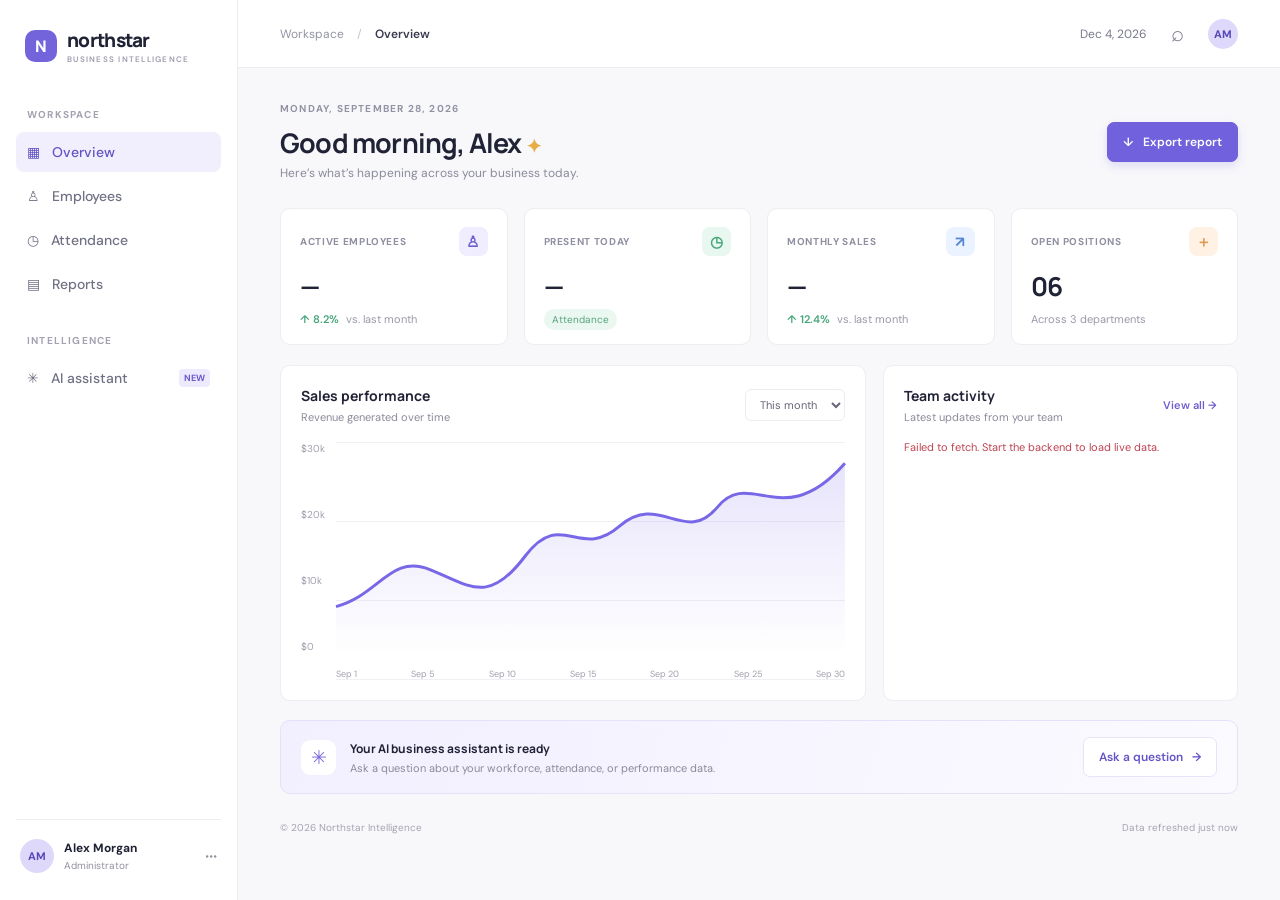
<file: ai-mis-assistant/frontend/index.html>
<!doctype html>
<html lang="en"><head><meta charset="utf-8"><meta name="viewport" content="width=device-width,initial-scale=1"><title>Northstar | MIS</title><link rel="stylesheet" href="css/style.css"></head>
<body><aside class="sidebar"><a class="brand" href="index.html"><span class="brand-icon">N</span><span>northstar<small>BUSINESS INTELLIGENCE</small></span></a><div class="nav-label">WORKSPACE</div><a class="nav active" href="index.html">▦ &nbsp; Overview</a><a class="nav" href="employees.html">♙ &nbsp; Employees</a><a class="nav" href="attendance.html">◷ &nbsp; Attendance</a><a class="nav" href="reports.html">▤ &nbsp; Reports</a><div class="nav-label assist-label">INTELLIGENCE</div><a class="nav" href="ai-assistant.html">✳ &nbsp; AI assistant <span class="new">NEW</span></a><div class="sidebar-bottom"><div class="avatar">AM</div><div><b>Alex Morgan</b><small>Administrator</small></div><span class="dots">···</span></div></aside>
<main class="main"><header class="topbar"><div class="crumb">Workspace <span>/</span> <b>Overview</b></div><div class="top-actions"><span class="date-chip" id="today"></span><button class="icon-btn">⌕</button><div class="avatar small-avatar">AM</div></div></header><section class="page"><div class="heading-row"><div><div class="eyebrow">MONDAY, SEPTEMBER 28, 2026</div><h1>Good morning, Alex <span>✦</span></h1><p>Here’s what’s happening across your business today.</p></div><a class="button primary" href="reports.html">↓ &nbsp; Export report</a></div>
<div class="stats"><article class="stat"><div class="stat-top">ACTIVE EMPLOYEES <span class="stat-icon purple">♙</span></div><strong id="employees-total">—</strong><div class="stat-note"><i class="positive">↑ 8.2%</i> <span>vs. last month</span></div></article><article class="stat"><div class="stat-top">PRESENT TODAY <span class="stat-icon green">◷</span></div><strong id="present-total">—</strong><div class="stat-note"><span class="pill green-pill" id="attendance-rate">Attendance</span></div></article><article class="stat"><div class="stat-top">MONTHLY SALES <span class="stat-icon blue">↗</span></div><strong id="sales-total">—</strong><div class="stat-note"><i class="positive">↑ 12.4%</i> <span>vs. last month</span></div></article><article class="stat"><div class="stat-top">OPEN POSITIONS <span class="stat-icon orange">＋</span></div><strong>06</strong><div class="stat-note"><span>Across 3 departments</span></div></article></div>
<div class="content-grid"><section class="panel chart-panel"><div class="panel-head"><div><h2>Sales performance</h2><p>Revenue generated over time</p></div><select><option>This month</option><option>Last month</option></select></div><div class="chart"><div class="chart-y"><span>$30k</span><span>$20k</span><span>$10k</span><span>$0</span></div><div class="chart-body"><div class="gridline"></div><div class="gridline"></div><div class="gridline"></div><div class="gridline"></div><svg viewBox="0 0 700 220" preserveAspectRatio="none"><defs><linearGradient id="fill" x1="0" x2="0" y1="0" y2="1"><stop offset="0" stop-color="#7868e8" stop-opacity=".18"/><stop offset="1" stop-color="#7868e8" stop-opacity="0"/></linearGradient></defs><path d="M0,170 C60,158 75,115 130,132 S210,168 260,118 S335,123 390,87 S480,108 525,67 S615,95 700,22 L700,220 L0,220Z" fill="url(#fill)"/><path d="M0,170 C60,158 75,115 130,132 S210,168 260,118 S335,123 390,87 S480,108 525,67 S615,95 700,22" fill="none" stroke="#7868e8" stroke-width="3" vector-effect="non-scaling-stroke"/></svg><div class="chart-x"><span>Sep 1</span><span>Sep 5</span><span>Sep 10</span><span>Sep 15</span><span>Sep 20</span><span>Sep 25</span><span>Sep 30</span></div></div></div></section><section class="panel activity"><div class="panel-head"><div><h2>Team activity</h2><p>Latest updates from your team</p></div><a href="employees.html" class="text-link">View all →</a></div><div id="activity-list" class="activity-list"><div class="loading">Loading team…</div></div></section></div>
<section class="insight"><div class="sparkle">✳</div><div><b>Your AI business assistant is ready</b><p>Ask a question about your workforce, attendance, or performance data.</p></div><a href="ai-assistant.html" class="button white">Ask a question &nbsp; →</a></section><footer>© 2026 Northstar Intelligence <span>Data refreshed just now</span></footer></section></main><script src="js/api.js"></script><script src="js/dashboard.js"></script></body></html>
</file>
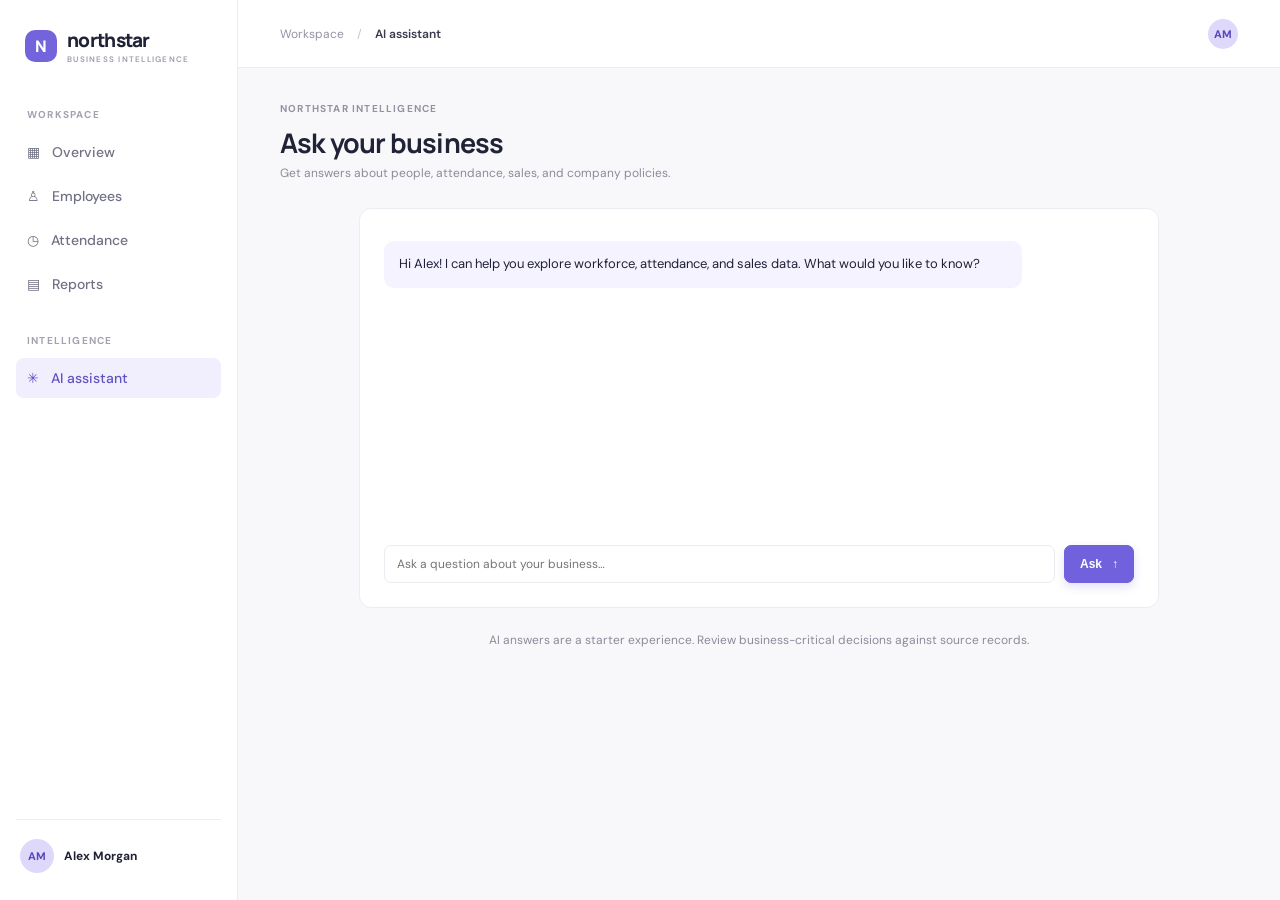
<file: ai-mis-assistant/frontend/ai-assistant.html>
<!doctype html><html lang="en"><head><meta charset="utf-8"><meta name="viewport" content="width=device-width,initial-scale=1"><title>AI Assistant | Northstar</title><link rel="stylesheet" href="css/style.css"></head><body><aside class="sidebar"><a class="brand" href="index.html"><span class="brand-icon">N</span><span>northstar<small>BUSINESS INTELLIGENCE</small></span></a><div class="nav-label">WORKSPACE</div><a class="nav" href="index.html">▦ &nbsp; Overview</a><a class="nav" href="employees.html">♙ &nbsp; Employees</a><a class="nav" href="attendance.html">◷ &nbsp; Attendance</a><a class="nav" href="reports.html">▤ &nbsp; Reports</a><div class="nav-label assist-label">INTELLIGENCE</div><a class="nav active" href="ai-assistant.html">✳ &nbsp; AI assistant</a><div class="sidebar-bottom"><div class="avatar">AM</div><b>Alex Morgan</b></div></aside><main class="main"><header class="topbar"><div class="crumb">Workspace <span>/</span> <b>AI assistant</b></div><div class="top-actions"><div class="avatar small-avatar">AM</div></div></header><section class="page"><div class="heading-row"><div><div class="eyebrow">NORTHSTAR INTELLIGENCE</div><h1>Ask your business</h1><p>Get answers about people, attendance, sales, and company policies.</p></div></div><section class="assistant-box"><div class="chat-msg">Hi Alex! I can help you explore workforce, attendance, and sales data. What would you like to know?</div><div id="chat-messages"></div><div id="chat-error" class="error"></div><form id="chat-form" class="chat-input-row"><input id="chat-question" class="chat-input" placeholder="Ask a question about your business…" required minlength="2"><button class="button primary">Ask &nbsp; ↑</button></form></section><p style="text-align:center;margin-top:12px">AI answers are a starter experience. Review business-critical decisions against source records.</p></section></main><script src="js/api.js"></script><script src="js/ai.js"></script></body></html>
</file>
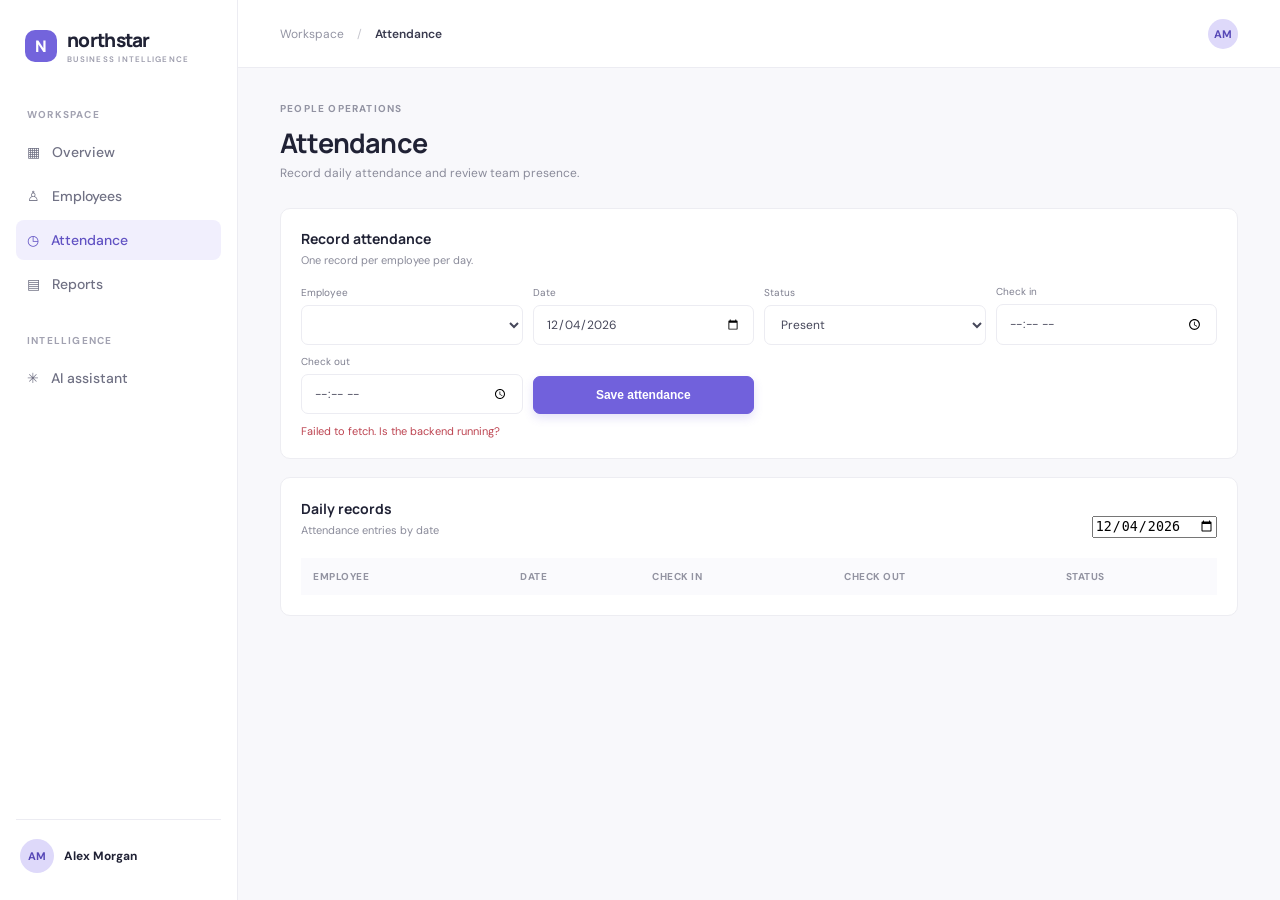
<file: ai-mis-assistant/frontend/attendance.html>
<!doctype html><html lang="en"><head><meta charset="utf-8"><meta name="viewport" content="width=device-width,initial-scale=1"><title>Attendance | Northstar</title><link rel="stylesheet" href="css/style.css"></head><body><aside class="sidebar"><a class="brand" href="index.html"><span class="brand-icon">N</span><span>northstar<small>BUSINESS INTELLIGENCE</small></span></a><div class="nav-label">WORKSPACE</div><a class="nav" href="index.html">▦ &nbsp; Overview</a><a class="nav" href="employees.html">♙ &nbsp; Employees</a><a class="nav active" href="attendance.html">◷ &nbsp; Attendance</a><a class="nav" href="reports.html">▤ &nbsp; Reports</a><div class="nav-label assist-label">INTELLIGENCE</div><a class="nav" href="ai-assistant.html">✳ &nbsp; AI assistant</a><div class="sidebar-bottom"><div class="avatar">AM</div><b>Alex Morgan</b></div></aside><main class="main"><header class="topbar"><div class="crumb">Workspace <span>/</span> <b>Attendance</b></div><div class="top-actions"><div class="avatar small-avatar">AM</div></div></header><section class="page"><div class="heading-row"><div><div class="eyebrow">PEOPLE OPERATIONS</div><h1>Attendance</h1><p>Record daily attendance and review team presence.</p></div></div><section class="panel"><div class="panel-head"><div><h2>Record attendance</h2><p>One record per employee per day.</p></div></div><form id="attendance-form" class="toolbar form-grid"><div class="field"><label>Employee</label><select name="employee_id" id="employee-select" required></select></div><div class="field"><label>Date</label><input name="attendance_date" id="attendance-date" type="date" required></div><div class="field"><label>Status</label><select name="status"><option>Present</option><option>Remote</option><option>Absent</option><option>Leave</option></select></div><div class="field"><label>Check in</label><input name="check_in" type="time"></div><div class="field"><label>Check out</label><input name="check_out" type="time"></div><button class="button primary">Save attendance</button></form><div id="attendance-error" class="error"></div></section><section class="panel" style="margin-top:18px"><div class="panel-head"><div><h2>Daily records</h2><p>Attendance entries by date</p></div><input id="filter-date" type="date" class="toolbar"></div><div class="table-wrap"><table><thead><tr><th>EMPLOYEE</th><th>DATE</th><th>CHECK IN</th><th>CHECK OUT</th><th>STATUS</th></tr></thead><tbody id="attendance-body"></tbody></table></div></section></section></main><script src="js/api.js"></script><script src="js/attendance.js"></script></body></html>
</file>
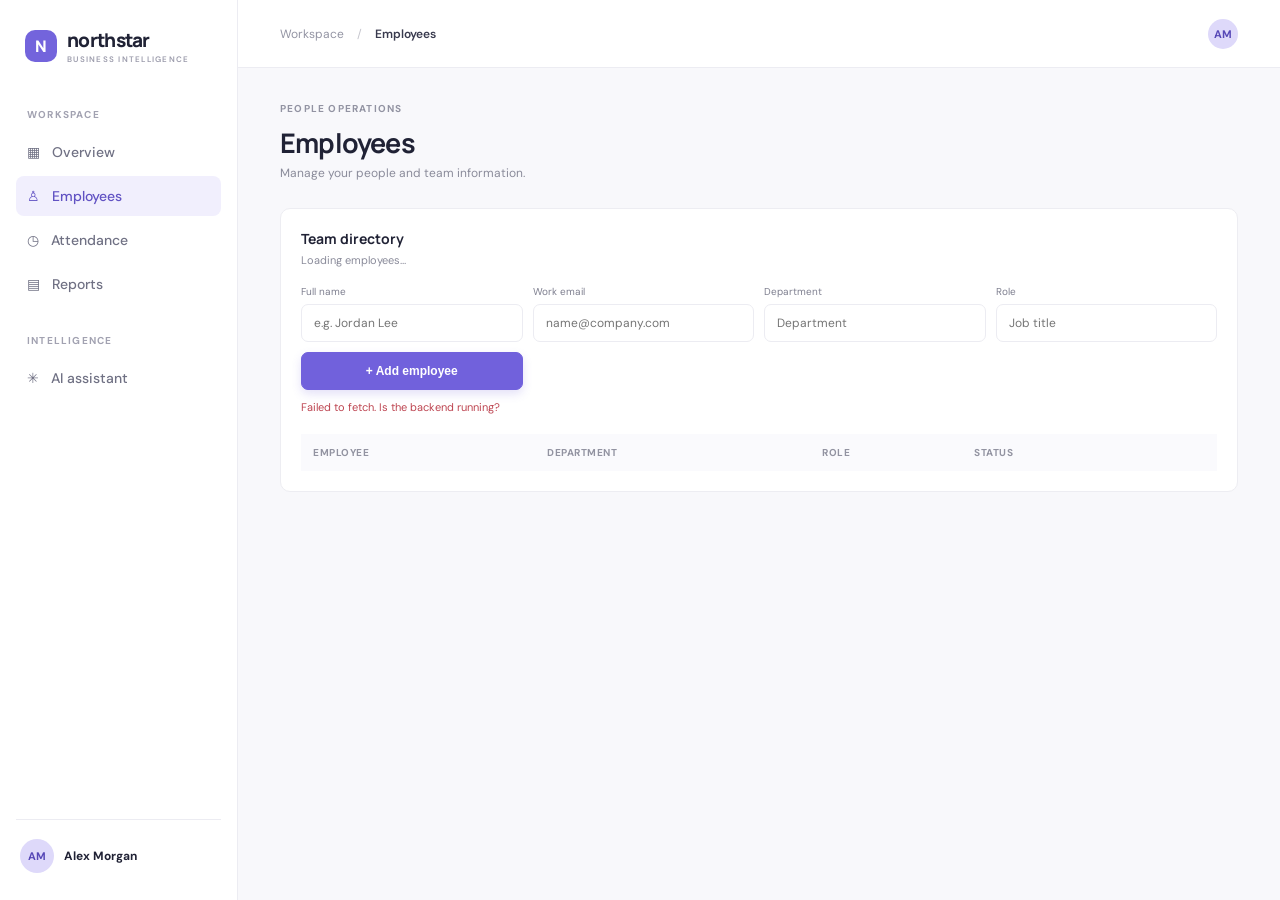
<file: ai-mis-assistant/frontend/employees.html>
<!doctype html><html lang="en"><head><meta charset="utf-8"><meta name="viewport" content="width=device-width,initial-scale=1"><title>Employees | Northstar</title><link rel="stylesheet" href="css/style.css"></head><body><aside class="sidebar"><a class="brand" href="index.html"><span class="brand-icon">N</span><span>northstar<small>BUSINESS INTELLIGENCE</small></span></a><div class="nav-label">WORKSPACE</div><a class="nav" href="index.html">▦ &nbsp; Overview</a><a class="nav active" href="employees.html">♙ &nbsp; Employees</a><a class="nav" href="attendance.html">◷ &nbsp; Attendance</a><a class="nav" href="reports.html">▤ &nbsp; Reports</a><div class="nav-label assist-label">INTELLIGENCE</div><a class="nav" href="ai-assistant.html">✳ &nbsp; AI assistant</a><div class="sidebar-bottom"><div class="avatar">AM</div><b>Alex Morgan</b></div></aside><main class="main"><header class="topbar"><div class="crumb">Workspace <span>/</span> <b>Employees</b></div><div class="top-actions"><div class="avatar small-avatar">AM</div></div></header><section class="page"><div class="heading-row"><div><div class="eyebrow">PEOPLE OPERATIONS</div><h1>Employees</h1><p>Manage your people and team information.</p></div></div><section class="panel"><div class="panel-head"><div><h2>Team directory</h2><p id="employee-count">Loading employees…</p></div></div><form class="toolbar form-grid" id="employee-form"><div class="field"><label>Full name</label><input name="name" required placeholder="e.g. Jordan Lee"></div><div class="field"><label>Work email</label><input name="email" type="email" required placeholder="name@company.com"></div><div class="field"><label>Department</label><input name="department" required placeholder="Department"></div><div class="field"><label>Role</label><input name="role" required placeholder="Job title"></div><button class="button primary">+ Add employee</button></form><div id="employee-error" class="error"></div><div class="table-wrap"><table><thead><tr><th>EMPLOYEE</th><th>DEPARTMENT</th><th>ROLE</th><th>STATUS</th><th></th></tr></thead><tbody id="employees-body"></tbody></table></div></section></section></main><script src="js/api.js"></script><script src="js/employees.js"></script></body></html>
</file>
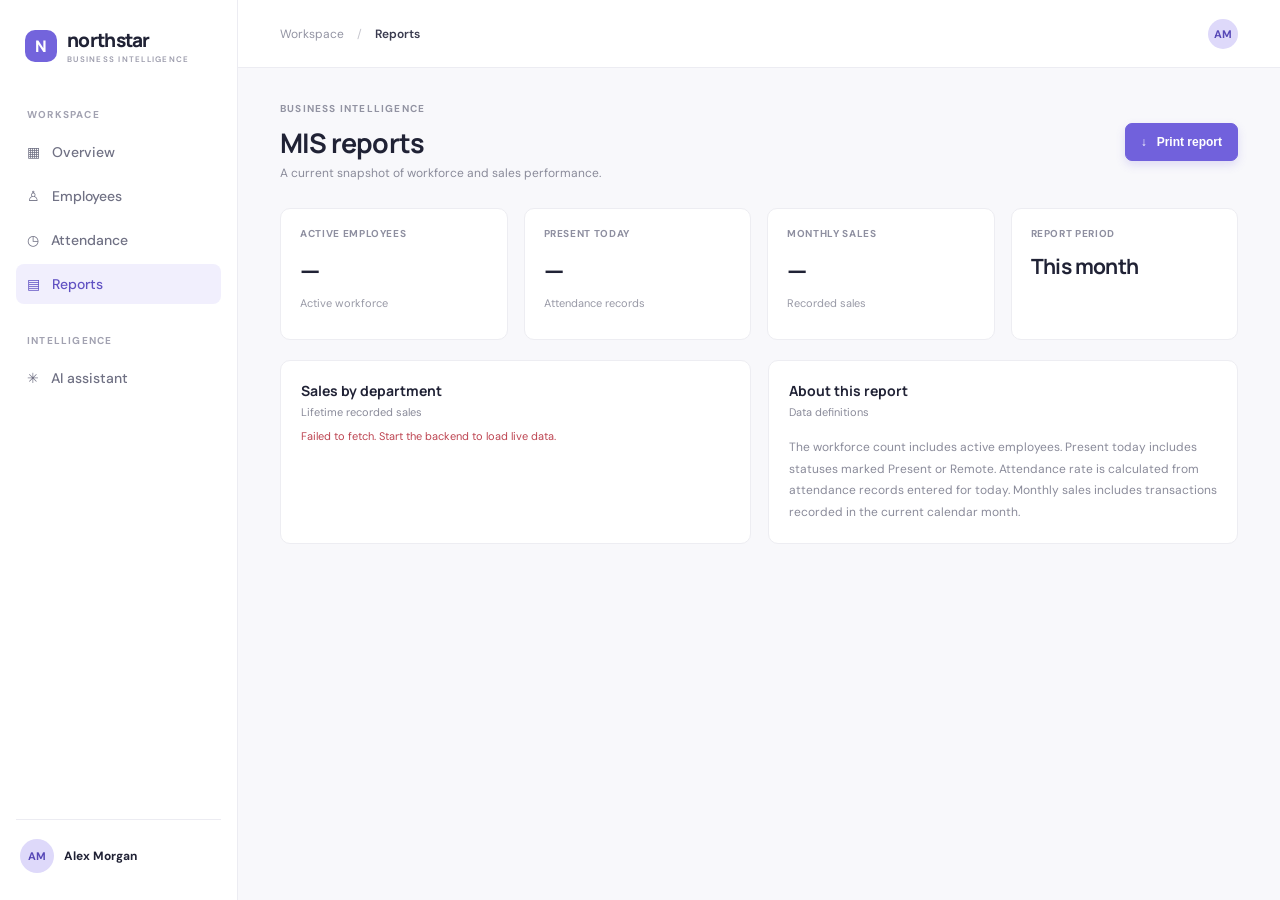
<file: ai-mis-assistant/frontend/reports.html>
<!doctype html><html lang="en"><head><meta charset="utf-8"><meta name="viewport" content="width=device-width,initial-scale=1"><title>Reports | Northstar</title><link rel="stylesheet" href="css/style.css"></head><body><aside class="sidebar"><a class="brand" href="index.html"><span class="brand-icon">N</span><span>northstar<small>BUSINESS INTELLIGENCE</small></span></a><div class="nav-label">WORKSPACE</div><a class="nav" href="index.html">▦ &nbsp; Overview</a><a class="nav" href="employees.html">♙ &nbsp; Employees</a><a class="nav" href="attendance.html">◷ &nbsp; Attendance</a><a class="nav active" href="reports.html">▤ &nbsp; Reports</a><div class="nav-label assist-label">INTELLIGENCE</div><a class="nav" href="ai-assistant.html">✳ &nbsp; AI assistant</a><div class="sidebar-bottom"><div class="avatar">AM</div><b>Alex Morgan</b></div></aside><main class="main"><header class="topbar"><div class="crumb">Workspace <span>/</span> <b>Reports</b></div><div class="top-actions"><div class="avatar small-avatar">AM</div></div></header><section class="page"><div class="heading-row"><div><div class="eyebrow">BUSINESS INTELLIGENCE</div><h1>MIS reports</h1><p>A current snapshot of workforce and sales performance.</p></div><button class="button primary" onclick="window.print()">↓ &nbsp; Print report</button></div><div class="stats"><article class="stat"><div class="stat-top">ACTIVE EMPLOYEES</div><strong id="report-employees">—</strong><div class="stat-note">Active workforce</div></article><article class="stat"><div class="stat-top">PRESENT TODAY</div><strong id="report-present">—</strong><div class="stat-note" id="report-rate">Attendance records</div></article><article class="stat"><div class="stat-top">MONTHLY SALES</div><strong id="report-sales">—</strong><div class="stat-note">Recorded sales</div></article><article class="stat"><div class="stat-top">REPORT PERIOD</div><strong style="font-size:21px">This month</strong><div class="stat-note" id="report-month"></div></article></div><div class="report-grid"><section class="panel"><div class="panel-head"><div><h2>Sales by department</h2><p>Lifetime recorded sales</p></div></div><div id="sales-breakdown"></div></section><section class="panel"><div class="panel-head"><div><h2>About this report</h2><p>Data definitions</p></div></div><p style="line-height:1.8;margin-top:18px">The workforce count includes active employees. Present today includes statuses marked Present or Remote. Attendance rate is calculated from attendance records entered for today. Monthly sales includes transactions recorded in the current calendar month.</p></section></div></section></main><script src="js/api.js"></script><script src="js/reports.js"></script></body></html>
</file>
<file: ai-mis-assistant/frontend/css/style.css>
@import url('https://fonts.googleapis.com/css2?family=DM+Sans:wght@400;500;600;700&family=Manrope:wght@400;500;600;700;800&display=swap');
:root{--ink:#202235;--muted:#85879a;--line:#ececf2;--purple:#7161dc;--bg:#f8f8fb}*{box-sizing:border-box}body{margin:0;color:var(--ink);font:14px 'DM Sans',sans-serif;background:var(--bg)}a{color:inherit;text-decoration:none}.sidebar{position:fixed;inset:0 auto 0 0;width:238px;background:#fff;border-right:1px solid var(--line);padding:27px 16px;display:flex;flex-direction:column}.brand{display:flex;align-items:center;gap:10px;margin:0 9px 44px;font:800 19px Manrope,sans-serif;letter-spacing:-.7px}.brand-icon{display:grid;place-items:center;width:32px;height:32px;border-radius:10px;background:#7364dc;color:white;font-size:16px}.brand small{display:block;color:#9c9cac;font:600 8px 'DM Sans';letter-spacing:1.25px;margin-top:1px}.nav-label{font-size:10px;letter-spacing:1.2px;font-weight:700;color:#a2a2b1;padding:0 11px 11px}.nav{padding:11px;border-radius:8px;color:#707184;font-weight:500;margin-bottom:4px}.nav:hover,.nav.active{background:#f1effd;color:#6152c3}.assist-label{margin-top:26px}.new{float:right;border-radius:4px;background:#eeeafd;color:#6859cc;padding:3px 5px;font-size:9px;font-weight:700}.sidebar-bottom{margin-top:auto;border-top:1px solid var(--line);padding:19px 4px 0;display:flex;align-items:center;gap:10px;font-size:12px}.sidebar-bottom small{display:block;color:#9192a1;margin-top:3px}.avatar{width:34px;height:34px;border-radius:50%;background:#ded9fa;color:#5748b7;display:grid;place-items:center;font-size:11px;font-weight:700}.dots{margin-left:auto;font-size:22px;color:#9293a1}.main{margin-left:238px}.topbar{height:68px;background:#fff;border-bottom:1px solid var(--line);display:flex;align-items:center;justify-content:space-between;padding:0 42px}.crumb{color:#9394a3;font-size:12px}.crumb span{padding:0 10px;color:#c5c5cd}.crumb b{color:#393a4e;font-weight:600}.top-actions{display:flex;align-items:center;gap:18px}.date-chip{font-size:12px;color:#77798b}.icon-btn{border:0;background:transparent;font-size:22px;color:#77798b}.small-avatar{width:30px;height:30px}.page{max-width:1400px;margin:0 auto;padding:34px 42px}.heading-row{display:flex;align-items:center;justify-content:space-between;margin-bottom:27px}.eyebrow{font-size:10px;letter-spacing:1.2px;color:#9293a2;font-weight:700}h1{font:700 27px Manrope,sans-serif;letter-spacing:-.8px;margin:9px 0 4px}h1 span{font-size:19px;color:#e6ad48}p{color:#8a8b9a;margin:0;font-size:12px}.button{display:inline-flex;align-items:center;justify-content:center;border-radius:7px;padding:11px 15px;font-size:12px;font-weight:600;border:1px solid var(--line);background:white}.button.primary{background:var(--purple);border-color:var(--purple);color:white;box-shadow:0 4px 10px #7161dc30}.stats{display:grid;grid-template-columns:repeat(4,1fr);gap:16px;margin-bottom:20px}.stat,.panel{background:white;border:1px solid #ededf2;border-radius:10px}.stat{padding:18px 19px;min-height:132px}.stat-top{font-size:10px;letter-spacing:.65px;color:#8e8fa0;font-weight:700;display:flex;align-items:center;justify-content:space-between}.stat-icon{height:29px;width:29px;border-radius:8px;display:grid;place-items:center;font-size:15px}.purple{background:#f0edff;color:#6a5bd0}.green{background:#e8f7f0;color:#48a67a}.blue{background:#eaf3ff;color:#5786d3}.orange{background:#fff2e4;color:#df9951}.stat strong{display:block;font:700 26px Manrope,sans-serif;letter-spacing:-.6px;margin:12px 0 8px}.stat-note{font-size:11px;color:#9899a6}.positive{font-style:normal;color:#45a579;font-weight:600;margin-right:4px}.pill{border-radius:12px;padding:4px 8px;font-size:10px}.green-pill{background:#ebf7f1;color:#53a37c}.content-grid{display:grid;grid-template-columns:1.65fr 1fr;gap:17px}.panel{padding:20px}.panel-head{display:flex;align-items:center;justify-content:space-between}.panel-head h2{font:700 14px Manrope;margin:0 0 5px}.panel-head p{font-size:11px}.panel-head select{border:1px solid var(--line);background:white;border-radius:6px;padding:7px 10px;color:#656678;font:11px 'DM Sans'}.chart{display:flex;height:238px;margin-top:18px}.chart-y{display:flex;flex-direction:column;justify-content:space-between;color:#a0a1ae;font-size:10px;padding:0 11px 27px 0}.chart-body{position:relative;flex:1;display:flex;flex-direction:column;justify-content:space-between}.gridline{height:1px;background:#f0f0f4}.chart-body svg{position:absolute;inset:0 0 25px;width:100%;height:calc(100% - 25px);overflow:visible}.chart-x{position:absolute;bottom:0;left:0;right:0;display:flex;justify-content:space-between;color:#a0a1ae;font-size:9px}.activity-list{margin-top:16px}.activity-item{display:flex;gap:10px;align-items:center;padding:12px 0;border-bottom:1px solid #f2f2f5}.activity-item:last-child{border:0}.activity-item .avatar{width:32px;height:32px;flex:none}.activity-copy{font-size:11px;line-height:1.5;color:#676879}.activity-copy b{color:#303144;font-weight:600}.activity-copy small{display:block;color:#a2a3af;font-size:10px;margin-top:2px}.text-link{color:#6e5ed0;font-size:11px;font-weight:600}.loading{color:#999;padding:20px 0;font-size:12px}.insight{margin-top:19px;border:1px solid #e6e1fa;background:linear-gradient(105deg,#f2efff,#fbfaff);border-radius:10px;display:flex;align-items:center;padding:16px 20px;gap:14px}.sparkle{width:35px;height:35px;display:grid;place-items:center;background:white;border-radius:9px;color:#7868db;font-size:19px}.insight b{font:700 12px Manrope}.insight p{margin-top:4px;font-size:11px}.white{margin-left:auto;background:#fff;color:#6455c7;border-color:#e8e3fb}footer{display:flex;justify-content:space-between;color:#a4a4b1;font-size:10px;padding:27px 0 4px}.table-wrap{overflow:auto;margin-top:20px}table{width:100%;border-collapse:collapse;text-align:left}th{font-size:10px;letter-spacing:.5px;color:#9293a1;background:#fafafd;padding:12px}td{padding:13px 12px;border-bottom:1px solid #f0f0f4;font-size:12px;color:#595a6b}.status{border-radius:12px;padding:4px 8px;background:#eaf7f0;color:#44a276;font-size:10px}.toolbar{display:flex;gap:10px;margin-top:18px}.toolbar input,.toolbar select,.field input,.field select,.chat-input{font:12px 'DM Sans';border:1px solid var(--line);padding:10px 12px;border-radius:7px;background:white;color:#46475a}.toolbar input{min-width:220px}.toolbar .button{cursor:pointer}.form-grid{display:grid;grid-template-columns:repeat(4,1fr);gap:10px;align-items:end}.field label{display:block;font-size:10px;color:#7e7f8f;margin-bottom:6px}.field input,.field select{width:100%}.report-grid{display:grid;grid-template-columns:repeat(2,1fr);gap:17px;margin-top:18px}.bar-row{display:flex;gap:10px;align-items:center;margin:17px 0;color:#656678;font-size:11px}.bar-track{height:9px;border-radius:5px;background:#f0eff7;flex:1}.bar-fill{height:100%;border-radius:5px;background:#8172e1}.assistant-box{max-width:800px;margin:24px auto;background:white;border:1px solid var(--line);border-radius:12px;padding:24px;min-height:400px;display:flex;flex-direction:column}.chat-msg{padding:13px 15px;border-radius:10px;background:#f5f3ff;line-height:1.6;font-size:13px;max-width:85%;margin:8px 0}.chat-msg.user{background:#f5f6f9;align-self:flex-end}.chat-input-row{margin-top:auto;display:flex;gap:9px}.chat-input{flex:1}.error{color:#bd4451;font-size:11px;margin-top:10px}@media(max-width:1050px){.sidebar{width:205px}.main{margin-left:205px}.page{padding:28px 24px}.topbar{padding:0 24px}.stats{grid-template-columns:repeat(2,1fr)}}@media(max-width:740px){.sidebar{position:static;width:auto;height:auto;padding:12px 15px;display:block;border-right:0;border-bottom:1px solid var(--line)}.brand{margin:0}.nav,.nav-label,.sidebar-bottom{display:none}.main{margin:0}.topbar{height:50px;padding:0 15px}.page{padding:24px 15px}.heading-row{align-items:flex-start;gap:15px}.heading-row .button{white-space:nowrap;padding:9px}.stats{gap:9px}.stat{padding:14px;min-height:120px}.content-grid,.report-grid{grid-template-columns:1fr}.insight{align-items:flex-start;flex-wrap:wrap}.insight .white{margin-left:48px}.form-grid{grid-template-columns:1fr 1fr}footer{gap:10px}.date-chip{display:none}}
</file>
